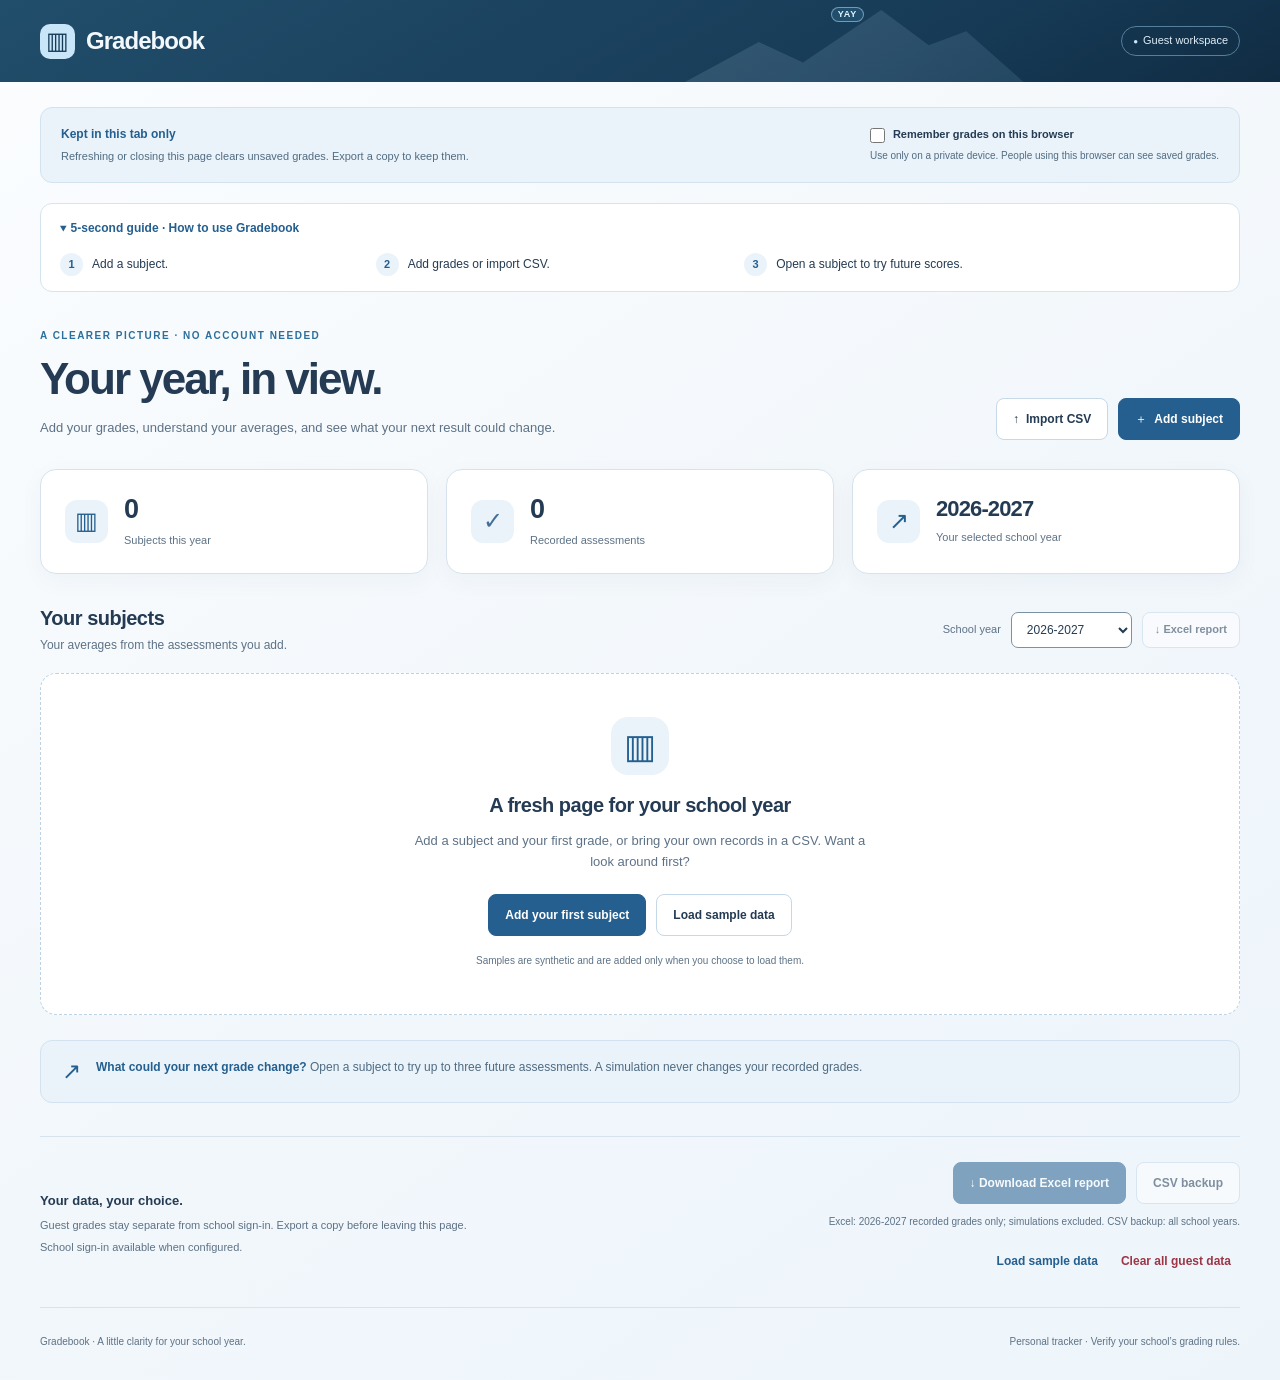
<file: guest-site/index.html>
<!doctype html>
<html lang="en">
<head>
  <meta charset="utf-8">
  <meta name="viewport" content="width=device-width, initial-scale=1">
  <meta name="color-scheme" content="light">
  <meta name="referrer" content="strict-origin-when-cross-origin">
  <meta http-equiv="Content-Security-Policy" content="default-src 'self'; script-src 'self'; style-src 'self'; img-src 'self' data:; connect-src 'none'; object-src 'none'; base-uri 'none'; form-action 'none'">
  <meta name="description" content="Track your own grades and explore future scores, with no account required.">
  <title>Guest workspace · Gradebook</title>
  <link rel="stylesheet" href="./assets/app.css?v=bda95161feb3">
  <script src="./assets/excel-report.js?v=a7533ae10094" defer></script>
  <script src="./assets/app.js?v=b361ed01571d" defer></script>
</head>
<body data-school-login="">
  <a href="#main" class="skip-link">Skip to content</a>
  <header class="site-header">
    <a class="brand" href="#overview" aria-label="Gradebook guest overview"><span class="brand-mark" aria-hidden="true">▥</span>Gradebook</a>
    <span class="mountain-yay">YAY</span>
    <div class="header-actions"><span class="guest-pill"><span aria-hidden="true">●</span>Guest workspace</span><a id="school-login" class="school-link" hidden>School sign-in <span aria-hidden="true">↗</span></a></div>
  </header>
  <main id="main" class="page">
    <noscript><div class="notice error">This guest tracker needs JavaScript to calculate and manage grades. No grades are sent to a server.</div></noscript>
    <div id="announcement" class="notice" role="status" aria-live="polite" hidden></div>
    <section class="storage-bar" aria-label="Guest data storage">
      <div class="storage-copy"><strong id="storage-status">Kept in this tab only</strong><span id="storage-description">Refreshing or closing this page clears your grades.</span></div>
      <div class="storage-choice"><label class="checkbox-label" for="remember"><input type="checkbox" id="remember">Remember grades on this browser</label><span>Use only on a private device. People using this browser can see saved grades.</span></div>
    </section>
    <details class="quick-guide" open>
      <summary>5-second guide · How to use Gradebook</summary>
      <ol class="quick-guide-steps" role="list">
        <li><span class="quick-guide-number" aria-hidden="true">1</span><span>Add a subject.</span></li>
        <li><span class="quick-guide-number" aria-hidden="true">2</span><span>Add grades or import CSV.</span></li>
        <li><span class="quick-guide-number" aria-hidden="true">3</span><span>Open a subject to try future scores.</span></li>
      </ol>
    </details>
    <section id="overview-view" aria-labelledby="overview-title">
      <div class="page-heading"><div><div class="eyebrow">A clearer picture · No account needed</div><h1 id="overview-title">Your year, in view.</h1><p class="lede">Add your grades, understand your averages, and see what your next result could change.</p></div><div class="actions"><button class="button secondary" id="import-open" type="button"><span aria-hidden="true">↑</span>Import CSV</button><button class="button" id="subject-open" type="button"><span aria-hidden="true">＋</span>Add subject</button></div></div>
      <div class="summary-grid" aria-label="Year at a glance"><article class="summary"><span class="summary-icon" aria-hidden="true">▥</span><div><strong id="subject-count">0</strong><span>Subjects this year</span></div></article><article class="summary"><span class="summary-icon amber" aria-hidden="true">✓</span><div><strong id="grade-count">0</strong><span>Recorded assessments</span></div></article><article class="summary"><span class="summary-icon" aria-hidden="true">↗</span><div><strong class="year-value" id="year-summary"></strong><span>Your selected school year</span></div></article></div>
      <div class="section-heading"><div><h2>Your subjects</h2><p class="muted small">Your averages from the assessments you add.</p></div><div class="subject-controls"><label class="year-label" for="year-filter">School year<select id="year-filter"></select></label><button class="button secondary compact" id="export-excel-top" type="button" aria-label="Download Excel report for the selected school year" aria-describedby="export-scope" disabled>↓ Excel report</button></div></div>
      <div id="subject-grid" class="subject-grid"></div>
      <div id="empty-state" class="empty-state"><div class="empty-symbol" aria-hidden="true">▥</div><h2>A fresh page for your school year</h2><p>Add a subject and your first grade, or bring your own records in a CSV. Want a look around first?</p><div class="actions"><button class="button" id="first-subject" type="button">Add your first subject</button><button class="button secondary" id="sample-load" type="button">Load sample data</button></div><p class="fine-print">Samples are synthetic and are added only when you choose to load them.</p></div>
      <aside class="tip"><span aria-hidden="true">↗</span><p><strong>What could your next grade change?</strong> Open a subject to try up to three future assessments. A simulation never changes your recorded grades.</p></aside>
    </section>
    <section id="detail-view" hidden aria-labelledby="detail-title">
      <button id="detail-back" class="back-link" type="button">← Back to your subjects</button>
      <div class="page-heading"><div><div class="eyebrow" id="detail-year"></div><h1 id="detail-title" tabindex="-1"></h1><p class="lede">Every result is a step in your progress.</p></div><div class="actions"><button class="button secondary danger-text" id="subject-remove" type="button">Remove subject</button><button class="button" id="grade-open" type="button">＋ Add grade</button></div></div>
      <div class="detail-layout"><section class="panel" aria-labelledby="assessment-title"><div class="panel-heading"><h2 id="assessment-title">Your assessments</h2><span class="muted small" id="assessment-count"></span></div><div class="table-scroll"><table><caption class="sr-only" id="assessment-caption"></caption><thead><tr><th scope="col">Assessment</th><th scope="col" class="numeric">Result</th><th scope="col"><span class="sr-only">Actions</span></th></tr></thead><tbody id="assessment-body"></tbody></table></div><div class="compact-empty" id="assessment-empty">No grades yet. Add an assessment to begin your average.</div><p class="panel-note">New grades count equally. Imported records keep their original calculations.</p></section><aside><div class="average-card"><div><span>Your average</span><small>Based on recorded grades</small></div><strong id="detail-average">—</strong></div><section class="panel" aria-labelledby="simulation-title"><div class="panel-heading"><h2 id="simulation-title">What’s possible?</h2><span aria-hidden="true">↗</span></div><div class="panel-body"><p class="muted small">Try up to three future assessments. Leave unused rows completely blank.</p><form id="simulation-form"><div id="future-rows"></div><div class="field"><label for="target">Target average (%)</label><input id="target" name="target" type="number" min="0" max="100" step="0.0001" value="70" required></div><button class="button wide" type="submit">Calculate projection →</button><p id="simulation-error" class="field-error" role="alert" hidden></p><div class="simulation-result" id="simulation-result" aria-live="polite" hidden><span>Projected average</span><strong id="projected-average"></strong><p id="target-result"></p></div></form><p class="fine-print">A prediction, not a recorded result. Check your school’s grading rules.</p></div></section></aside></div>
    </section>
    <section class="data-tools" aria-label="Guest workspace tools"><div><strong>Your data, your choice.</strong><p>Guest grades stay separate from school sign-in. Export a copy before leaving this page.</p><p id="school-unconfigured" class="small muted">School sign-in available when configured.</p></div><div class="data-actions"><div class="actions"><button class="button" id="export-excel" type="button" aria-describedby="export-scope" disabled>↓ Download Excel report</button><button class="button secondary" id="export-data" type="button" aria-describedby="export-scope">CSV backup</button></div><p class="export-scope" id="export-scope">Excel: selected school year, recorded grades only. CSV backup: all school years.</p><div class="actions"><button class="button quiet" id="sample-load-secondary" type="button">Load sample data</button><button class="button quiet danger-text" id="clear-data" type="button">Clear all guest data</button></div></div></section>
    <footer><span>Gradebook · A little clarity for your school year.</span><span>Personal tracker · Verify your school’s grading rules.</span></footer>
  </main>
  <dialog id="subject-dialog" aria-labelledby="subject-dialog-title"><form id="subject-form"><div class="dialog-heading"><div><div class="eyebrow">Make room for progress</div><h2 id="subject-dialog-title">Add a subject</h2></div><button class="close-button" type="button" data-close="subject-dialog" aria-label="Close add subject">×</button></div><p class="muted small">Start with a subject and school year. You can add assessments next.</p><div class="field"><label for="subject-name">Subject name</label><input id="subject-name" name="name" maxlength="100" placeholder="e.g. Mathematics" required></div><div class="field"><label for="subject-year">School year</label><input id="subject-year" name="year" maxlength="9" pattern="[0-9]{4}-[0-9]{4}" placeholder="2026-2027" aria-describedby="year-help" required><span id="year-help" class="help-text">Use consecutive years, such as 2026-2027.</span></div><p id="subject-error" class="field-error" role="alert" hidden></p><div class="actions"><button class="button" type="submit">Add subject →</button><button class="button quiet" data-close="subject-dialog" type="button">Cancel</button></div></form></dialog>
  <dialog id="grade-dialog" aria-labelledby="grade-dialog-title"><form id="grade-form"><div class="dialog-heading"><div><div class="eyebrow" id="grade-subject-name"></div><h2 id="grade-dialog-title">Add a grade</h2></div><button class="close-button" type="button" data-close="grade-dialog" aria-label="Close grade form">×</button></div><div class="field"><label for="grade-title">Assessment title</label><input id="grade-title" name="title" maxlength="120" placeholder="e.g. Algebra quiz" required></div><div class="field-grid"><div class="field"><label for="grade-earned">Points earned</label><input id="grade-earned" name="earned" type="number" min="0" max="999999" step="0.0001" required></div><div class="field"><label for="grade-possible">Maximum points</label><input id="grade-possible" name="possible" type="number" min="0.0001" max="999999" step="0.0001" required></div><div class="field"><label for="grade-date">Date</label><input id="grade-date" name="date" type="date" required></div></div><p id="grade-error" class="field-error" role="alert" hidden></p><div class="actions"><button class="button" id="grade-save" type="submit">Add grade ✓</button><button class="button quiet" data-close="grade-dialog" type="button">Cancel</button></div></form></dialog>
  <dialog id="import-dialog" aria-labelledby="import-dialog-title"><form id="import-form"><div class="dialog-heading"><div><div class="eyebrow">Bring it all together</div><h2 id="import-dialog-title">Import your grades</h2></div><button class="close-button" type="button" data-close="import-dialog" aria-label="Close CSV import">×</button></div><p class="muted small">Choose a CSV of your own records. The file stays in this browser and is checked before any grades are added.</p><pre class="csv-example">year,subject,title,earned,possible,weight,date
2026-2027,Mathematics,Algebra quiz,16,20,1,2026-10-01</pre><div class="field"><label for="csv-file">UTF-8 CSV file</label><input id="csv-file" name="file" type="file" accept=".csv,text/csv" required><p class="help-text">Up to 500 rows and 1 MiB. Keep the required columns above, use decimal points and YYYY-MM-DD dates. Exact duplicate assessments are skipped.</p></div><p id="import-error" class="field-error" role="alert" hidden></p><div class="actions"><button id="import-submit" class="button" type="submit">Import grades ↑</button><button class="button quiet" data-close="import-dialog" type="button">Cancel</button></div></form></dialog>
</body>
</html>
</file>
<file: guest-site/assets/app.css>
@charset "UTF-8";
:root{--paper:#f2f7fb;--surface:#fff;--forest:#173b57;--green:#245f8f;--mint:#eaf3fa;--lime:#c9e6f8;--ink:#243b53;--muted:#5d7286;--line:#d6e3ed;--red:#9d3545;--amber:#426f99;font-family:"Segoe UI",-apple-system,BlinkMacSystemFont,"Helvetica Neue",sans-serif;color:var(--ink);background:var(--paper);font-synthesis:none;text-rendering:optimizeLegibility}
*{box-sizing:border-box}body{margin:0;font-size:15px;line-height:1.6}button,input,select{font:inherit}button,a,input,select{-webkit-tap-highlight-color:transparent}button{cursor:pointer}button:disabled{opacity:.55;cursor:not-allowed}h1,h2,h3,p{margin:0}h1{font-size:clamp(32px,4vw,44px);line-height:1.14;letter-spacing:-.045em;font-weight:650;overflow-wrap:anywhere}h2{font-size:20px;line-height:1.35;letter-spacing:-.025em;font-weight:650}h3{font-size:17px;line-height:1.4;letter-spacing:-.02em;font-weight:650;overflow-wrap:anywhere}a{color:var(--green);text-underline-offset:3px}strong{font-weight:650}[hidden]{display:none!important}:focus-visible{outline:3px solid #4e88b3;outline-offset:4px}.sr-only{position:absolute;width:1px;height:1px;padding:0;margin:-1px;overflow:hidden;clip:rect(0,0,0,0);white-space:nowrap;border:0}.skip-link{position:fixed;top:-80px;left:16px;z-index:30;padding:12px 20px;background:white;color:var(--forest);border-radius:8px}.skip-link:focus{top:16px}
.site-header{display:flex;align-items:center;justify-content:space-between;gap:24px;padding:22px max(28px,calc((100vw - 1200px)/2));color:#f3f8fc;background:var(--forest)}.brand{display:inline-flex;align-items:center;gap:11px;color:inherit;font-size:24px;font-weight:650;letter-spacing:-.04em;text-decoration:none}.brand-mark{display:grid;place-items:center;width:35px;height:35px;border-radius:10px;color:var(--forest);background:var(--lime);font-size:24px;line-height:1}.header-actions{display:flex;align-items:center;gap:25px}.guest-pill{padding:5px 11px;border:1px solid #557f9b;border-radius:20px;font-size:11px;color:#e0edf7}.guest-pill span{margin-right:5px;color:var(--lime);font-size:8px}.school-link{color:#e5f2fb;font-size:12px;text-decoration:none}.school-link:hover{color:white;text-decoration:underline}.school-link span{margin-left:7px}.page{max-width:1256px;margin:auto;padding:25px 28px 30px}.page-heading{display:flex;align-items:flex-end;justify-content:space-between;gap:30px;margin:36px 0 29px}.page-heading>div{min-width:0}.eyebrow{margin-bottom:10px;color:#2c6f9c;font-size:10px;font-weight:700;letter-spacing:.15em;text-transform:uppercase}.lede{max-width:650px;margin-top:11px;font-size:13px;color:var(--muted);line-height:1.85}.actions{display:flex;align-items:center;flex-wrap:wrap;gap:10px}.button{display:inline-flex;align-items:center;justify-content:center;gap:7px;min-height:42px;padding:10px 16px;border:1px solid var(--green);border-radius:8px;background:var(--green);color:#fff;font-size:12px;font-weight:600;line-height:1.5;text-decoration:none;white-space:nowrap}.button:hover{background:var(--forest);border-color:var(--forest)}.button.secondary{background:#fff;border-color:#c5d9e8;color:var(--ink)}.button.secondary:hover{background:var(--mint);border-color:#91b2ca}.button.quiet{padding-inline:8px;background:transparent;border-color:transparent;color:var(--green)}.button.quiet:hover{background:var(--mint)}.button.danger-text,.danger-text{color:var(--red)}.button.wide{width:100%}.muted{color:var(--muted)}.small{font-size:12px}.fine-print{margin-top:16px;color:var(--muted);font-size:10px;line-height:1.85}.storage-bar{display:flex;align-items:center;justify-content:space-between;gap:25px;padding:17px 20px;background:#eaf3fa;border:1px solid #d2e3ef;border-radius:12px}.storage-copy strong{display:block;font-size:12px;color:var(--green)}.storage-copy>span{display:block;margin-top:3px;color:#516c82;font-size:11px}.storage-choice>span{display:block;margin-top:4px;color:#516c82;font-size:10px}.checkbox-label{display:flex;gap:8px;align-items:center;margin:0;font-size:11px;font-weight:600}.checkbox-label input{accent-color:var(--green);width:15px;height:15px;flex-shrink:0;margin:0}.summary-grid{display:grid;grid-template-columns:repeat(3,minmax(0,1fr));gap:18px;margin-bottom:31px}.summary{display:flex;align-items:center;gap:16px;padding:23px 24px;border:1px solid var(--line);border-radius:16px;background:white;box-shadow:0 7px 24px rgb(23 59 87 / 4%)}.summary-icon{display:grid;place-items:center;width:43px;height:43px;border-radius:12px;background:var(--mint);color:var(--green);font-size:24px}.summary-icon.amber{background:#ebf3fa;color:var(--amber)}.summary strong{display:block;font-size:27px;line-height:1.2;font-weight:650;letter-spacing:-.04em;font-variant-numeric:tabular-nums}.summary strong.year-value{font-size:22px}.summary div>span{display:block;margin-top:7px;font-size:11px;color:var(--muted)}.section-heading{display:flex;align-items:center;justify-content:space-between;gap:18px;margin-bottom:18px}.section-heading p{margin-top:4px}.year-label{display:flex;align-items:center;gap:10px;margin:0;color:var(--muted);font-size:11px;font-weight:400}.year-label select{width:auto;min-height:36px;padding:8px 30px 8px 11px;font-size:12px}.subject-grid{display:grid;grid-template-columns:repeat(3,minmax(0,1fr));gap:18px}.subject-card{min-width:0;padding:24px;background:#fff;border:1px solid var(--line);border-radius:16px;box-shadow:0 7px 24px rgb(23 59 87 / 4%);transition:border-color .15s ease,transform .15s ease}.subject-card:hover{transform:translateY(-2px);border-color:#a5c6df}.subject-card-top{display:flex;align-items:flex-start;justify-content:space-between;gap:16px;margin-bottom:22px}.subject-symbol{display:grid;place-items:center;flex-shrink:0;width:38px;height:38px;background:var(--mint);border-radius:11px;color:var(--green);font-size:19px;font-family:Georgia,serif}.source{color:var(--muted);font-size:10px}.subject-year{margin-top:3px;color:var(--muted);font-size:11px}.subject-score{margin-top:20px;font-size:35px;font-weight:650;line-height:1.2;letter-spacing:-.05em;font-variant-numeric:tabular-nums}.subject-score span{margin-left:3px;font-size:19px;font-weight:400;color:var(--muted)}.subject-card progress{display:block;width:100%;height:6px;margin:15px 0 10px;-webkit-appearance:none;appearance:none;border:0;border-radius:10px;background:#eaf1f7;color:#2c6f9c;overflow:hidden}.subject-card progress::-webkit-progress-bar{background:#eaf1f7}.subject-card progress::-webkit-progress-value{background:#2c6f9c;border-radius:10px}.subject-card progress::-moz-progress-bar{background:#2c6f9c;border-radius:10px}.subject-meta{display:flex;justify-content:space-between;gap:10px;color:var(--muted);font-size:10px}.subject-card-bottom{display:flex;align-items:center;justify-content:space-between;gap:12px;margin-top:21px;padding-top:14px;border-top:1px solid #ebf1f6}.text-button{padding:0;border:0;background:transparent;color:var(--green);font-size:11px;font-weight:600;text-align:left}.text-button:hover{text-decoration:underline;text-underline-offset:4px}.empty-state{padding:43px 22px;text-align:center;border:1px dashed #bbd3e5;border-radius:16px;background:white}.empty-symbol{display:grid;place-items:center;width:58px;height:58px;margin:0 auto 17px;border-radius:17px;color:var(--green);background:var(--mint);font-size:34px}.empty-state>p:not(.fine-print){max-width:470px;margin:12px auto 22px;color:var(--muted);font-size:13px}.empty-state .actions{justify-content:center}.tip{display:flex;align-items:flex-start;gap:15px;margin-top:25px;padding:17px 21px;border:1px solid #d2e3ef;border-radius:12px;background:#eaf3fa;font-size:12px;color:#4f6b82}.tip>span{color:var(--green);font-size:23px;line-height:1.2}.tip strong{color:var(--green)}.data-tools{display:flex;align-items:center;justify-content:space-between;gap:25px;margin-top:33px;padding:25px 0;border-top:1px solid var(--line);border-bottom:1px solid var(--line)}.data-tools strong{font-size:13px}.data-tools p{max-width:470px;margin-top:5px;color:var(--muted);font-size:11px}.data-tools .actions{justify-content:flex-end}footer{display:flex;align-items:center;justify-content:space-between;flex-wrap:wrap;gap:12px;padding-top:26px;color:var(--muted);font-size:10px}.notice{padding:13px 17px;margin-bottom:18px;background:var(--mint);color:var(--green);border:1px solid #c6dded;border-radius:9px;font-size:12px}.notice.error{background:#fcf0f3;color:var(--red);border-color:#e4bbc8}.back-link{margin:30px 0 0;padding:0;border:0;background:transparent;color:var(--muted);font-size:12px}.back-link:hover{color:var(--green)}#detail-view .page-heading{margin-top:21px}.detail-layout{display:grid;grid-template-columns:minmax(0,1.7fr) minmax(320px,1fr);gap:24px;align-items:start}.panel{background:white;border:1px solid var(--line);border-radius:16px;box-shadow:0 7px 24px rgb(23 59 87 / 4%);overflow:hidden}.panel-heading{display:flex;align-items:center;justify-content:space-between;gap:15px;padding:22px 24px;border-bottom:1px solid var(--line)}.panel-heading h2{font-size:18px}.panel-body{padding:24px}.panel-note{padding:14px 24px;border-top:1px solid var(--line);color:var(--muted);font-size:10px}.table-scroll{overflow-x:auto}table{width:100%;border-collapse:collapse;text-align:left}th{padding:13px 22px;background:#f8fbfd;border-bottom:1px solid var(--line);color:var(--muted);font-size:10px;font-weight:600;text-transform:uppercase;letter-spacing:.04em;white-space:nowrap}td{padding:17px 22px;border-bottom:1px solid #eaf0f5;font-size:12px;vertical-align:middle}tbody tr:last-child td{border:0}.assessment-name{display:block;font-weight:600;overflow-wrap:anywhere;min-width:110px}.assessment-meta{display:block;margin-top:4px;color:var(--muted);font-size:10px}.numeric{text-align:right;font-variant-numeric:tabular-nums}.score-pill{display:inline-block;padding:4px 7px;border-radius:6px;background:var(--mint);color:var(--green);font-size:11px;font-weight:600;white-space:nowrap}.table-actions{display:flex;align-items:center;gap:12px}.table-actions button{font-size:10px}.compact-empty{padding:30px 24px;text-align:center;color:var(--muted);font-size:12px}.average-card{display:flex;align-items:center;justify-content:space-between;gap:15px;padding:23px 24px;margin-bottom:21px;border-radius:16px;background:var(--forest);color:#fff}.average-card span{font-size:12px;color:#d0e6f5}.average-card small{display:block;margin-top:4px;color:#afcfe6;font-size:10px}.average-card strong{font-size:37px;font-weight:650;letter-spacing:-.05em;white-space:nowrap;font-variant-numeric:tabular-nums}.future-label{margin:19px 0 8px;color:var(--muted);font-size:10px;font-weight:650;letter-spacing:.08em;text-transform:uppercase}.future-row{display:grid;grid-template-columns:repeat(2,minmax(0,1fr));gap:10px}.future-row .field{margin:0}.future-row label{font-size:10px}.future-row input{min-height:38px;padding:8px 9px;font-size:12px}#simulation-form>.field{margin-top:23px}.simulation-result{margin-top:20px;padding:18px;border:1px solid #ccdfef;border-radius:10px;background:var(--mint)}.simulation-result>span{color:#4d6c85;font-size:11px}.simulation-result>strong{display:block;margin-top:6px;color:var(--green);font-size:31px;letter-spacing:-.04em;font-variant-numeric:tabular-nums}.simulation-result p{margin-top:8px;color:#4d6c85;font-size:11px;line-height:1.8}.field{margin:21px 0}.field-grid{display:grid;grid-template-columns:1fr 1fr;gap:0 19px}.field-grid .field{margin-top:0}label{display:block;margin-bottom:7px;font-size:12px;font-weight:600}input:not([type=checkbox]),select{width:100%;min-height:43px;padding:10px 12px;border:1px solid #7b91a4;border-radius:7px;background:white;color:var(--ink);line-height:1.4}input:not([type=checkbox]):hover,select:hover{border-color:#66829a}input:not([type=checkbox]):focus,select:focus{border-color:var(--green);outline:3px solid #d7eaf7;outline-offset:0}input[type=file]{padding:13px;background:#f8fcff;font-size:12px}input[type=file]::file-selector-button{margin-right:10px;padding:6px 9px;border:1px solid #94b0c6;border-radius:5px;background:var(--mint);color:var(--green);cursor:pointer}.help-text{display:block;margin-top:8px;color:var(--muted);font-size:11px;line-height:1.8}.field-error{margin:15px 0;color:var(--red);font-size:12px;line-height:1.7}.csv-example{overflow-x:auto;margin:20px 0;padding:14px;border:1px solid #d6e5f0;border-radius:8px;background:#f5fafe;color:var(--green);font-family:Consolas,"SFMono-Regular",monospace;font-size:10px;line-height:1.8;white-space:pre}dialog{width:calc(100% - 32px);max-width:550px;max-height:calc(100dvh - 40px);padding:28px;border:1px solid #c4d9e9;border-radius:18px;background:var(--paper);color:var(--ink);box-shadow:0 20px 90px rgb(12 36 61 / 22%);overflow-y:auto}dialog::backdrop{background:rgb(15 39 61 / 48%);backdrop-filter:blur(3px)}.dialog-heading{display:flex;justify-content:space-between;align-items:flex-start;gap:15px;margin-bottom:14px}.dialog-heading h2{font-size:27px}.dialog-heading .eyebrow{margin-bottom:7px}.close-button{display:grid;place-items:center;flex-shrink:0;width:30px;height:30px;padding:0;border:1px solid #bfd5e6;border-radius:50%;background:white;color:var(--muted);font-size:23px;line-height:1}.close-button:hover{background:var(--mint);color:var(--green)}
@media(max-width:1050px){.subject-grid{grid-template-columns:repeat(2,minmax(0,1fr))}.detail-layout{grid-template-columns:minmax(0,1.4fr) minmax(300px,1fr);gap:18px}.panel-body,.panel-heading{padding:20px}td,th{padding-inline:16px}.table-actions{flex-direction:column;align-items:flex-start;gap:6px}.data-tools{align-items:flex-start}.data-tools .actions{max-width:310px}.storage-bar{align-items:flex-start}.storage-copy{max-width:260px}.summary{padding:20px}.summary strong.year-value{font-size:20px}}
@media(max-width:800px){.detail-layout{grid-template-columns:1fr}.detail-layout>aside{display:grid;grid-template-columns:minmax(210px,.7fr) minmax(0,1fr);gap:20px;align-items:start}.average-card{align-items:flex-start;flex-direction:column}.page-heading{align-items:flex-start;flex-direction:column;gap:22px}.summary{gap:12px;padding:19px 16px}.summary-icon{width:35px;height:35px;font-size:21px}.summary div>span{font-size:10px}.table-actions{flex-direction:row}.storage-bar{flex-direction:column;gap:13px}.storage-copy{max-width:none}}
@media(max-width:600px){.site-header{padding:18px 20px;gap:14px}.brand{font-size:21px;gap:8px}.brand-mark{width:31px;height:31px}.header-actions{align-items:flex-end;flex-direction:column;gap:7px}.guest-pill{padding:3px 9px;font-size:9px}.school-link{font-size:10px}.page{padding:18px 20px 25px}.page-heading{margin-top:28px;margin-bottom:24px}.eyebrow{font-size:9px}.lede{font-size:12px}.summary-grid{gap:10px;margin-bottom:26px}.summary{padding:18px 12px;align-items:flex-start;flex-direction:column;gap:12px;border-radius:12px}.summary strong{font-size:24px}.summary strong.year-value{font-size:17px}.summary div>span{font-size:9px;line-height:1.6}.summary-icon{width:30px;height:30px;font-size:19px;border-radius:9px}.section-heading{align-items:flex-start;flex-direction:column;gap:12px}.section-heading h2{font-size:19px}.subject-grid{gap:13px}.subject-card{padding:19px;border-radius:13px}.subject-card-top{margin-bottom:18px}.subject-score{font-size:31px}.subject-meta{font-size:9px;gap:5px}.text-button{font-size:10px}.data-tools{align-items:flex-start;flex-direction:column;gap:18px}.data-tools .actions{justify-content:flex-start;max-width:none}.detail-layout>aside{display:block}.average-card{align-items:center;flex-direction:row}.table-actions{gap:10px}.tip{padding:15px;font-size:11px}footer{font-size:9px}.storage-bar{padding:15px}.storage-choice>span{font-size:9px;line-height:1.8}.checkbox-label{font-size:10px}.dialog-heading h2{font-size:25px}dialog{padding:23px}.field-grid{gap:0 14px}.empty-state{padding:33px 20px}.empty-state>p:not(.fine-print){font-size:12px}.panel-note{padding-inline:18px}.back-link{margin-top:25px}}
@media(max-width:410px){.page{padding-inline:16px}.subject-grid{grid-template-columns:1fr}.subject-card{padding:23px}.summary-icon{display:none}.summary{padding:18px 10px}.summary strong.year-value{font-size:15px}.subject-meta{font-size:10px}.text-button{font-size:11px}.future-row{gap:8px}.future-row label{font-size:9px}.field-grid{grid-template-columns:1fr}.button{padding-inline:13px}.page-heading .actions{gap:8px}dialog{padding:20px}.header-actions{gap:6px}.guest-pill{font-size:9px}.site-header{padding-inline:16px}}
@media(prefers-reduced-motion:reduce){*,*::before,*::after{scroll-behavior:auto!important;transition:none!important;animation:none!important}}
.quick-guide{margin:20px 0 0;padding:15px 19px;border:1px solid #d5e5f0;border-radius:12px;background:#fff}.quick-guide summary{color:var(--green);font-size:12px;font-weight:650;cursor:pointer}.quick-guide summary::marker{color:var(--green);font-size:10px}.quick-guide-steps{display:grid;grid-template-columns:.85fr 1fr 1.35fr;gap:16px;margin:15px 0 0;padding:0;list-style:none}.quick-guide-steps li{display:flex;align-items:center;gap:9px;color:var(--ink);font-size:12px}.quick-guide-number{display:grid;place-items:center;flex-shrink:0;width:23px;height:23px;border-radius:50%;background:var(--mint);color:var(--green);font-size:11px;font-weight:650}@media(max-width:700px){.quick-guide-steps{grid-template-columns:1fr;gap:10px}.quick-guide{padding:14px 16px}.quick-guide summary{font-size:11px}}
.data-actions{display:flex;flex-direction:column;align-items:flex-end;gap:9px;max-width:510px}.data-tools .export-scope{margin:0;font-size:10px;text-align:right;line-height:1.8}.data-actions>.actions:last-child{gap:5px}@media(max-width:1050px){.data-actions{max-width:335px}.data-actions .actions{max-width:none}}@media(max-width:600px){.data-actions{align-items:flex-start;max-width:none}.data-tools .export-scope{text-align:left}}
.subject-controls{display:flex;align-items:center;flex-wrap:wrap;gap:10px}.button.compact{min-height:36px;padding:7px 12px;font-size:11px}
/* Snow, slate, and glacier blue; decorative peaks need no image or request. */
body{background:linear-gradient(145deg,#fbfdff 0%,#f2f7fb 55%,#edf5fb 100%)}.site-header{position:relative;isolation:isolate;background:linear-gradient(150deg,#214e6b 0%,#173b57 70%,#102c43 100%)}.site-header::after{content:"";position:absolute;z-index:-1;right:20%;bottom:0;width:min(31vw,340px);height:100%;background:linear-gradient(145deg,#e8f6ff,#8fc4e3);clip-path:polygon(0 100%,22% 51%,35% 76%,58% 12%,72% 55%,83% 38%,100% 100%);opacity:.13;pointer-events:none}
.site-header :focus-visible{outline-color:#8fc4e3}input:not([type=checkbox]):focus,select:focus{outline-color:#4e88b3}
.mountain-yay{position:absolute;top:7px;right:calc(20% + min(14.57vw,160px));padding:1px 6px;border:1px solid rgb(201 230 248 / 50%);border-radius:9px;background:#204e6d;color:#e5f4ff;font-size:9px;line-height:1.25;font-weight:700;letter-spacing:.09em}@media(max-width:600px){.mountain-yay{top:2px;padding:1px 4px;font-size:8px}}
</file>
